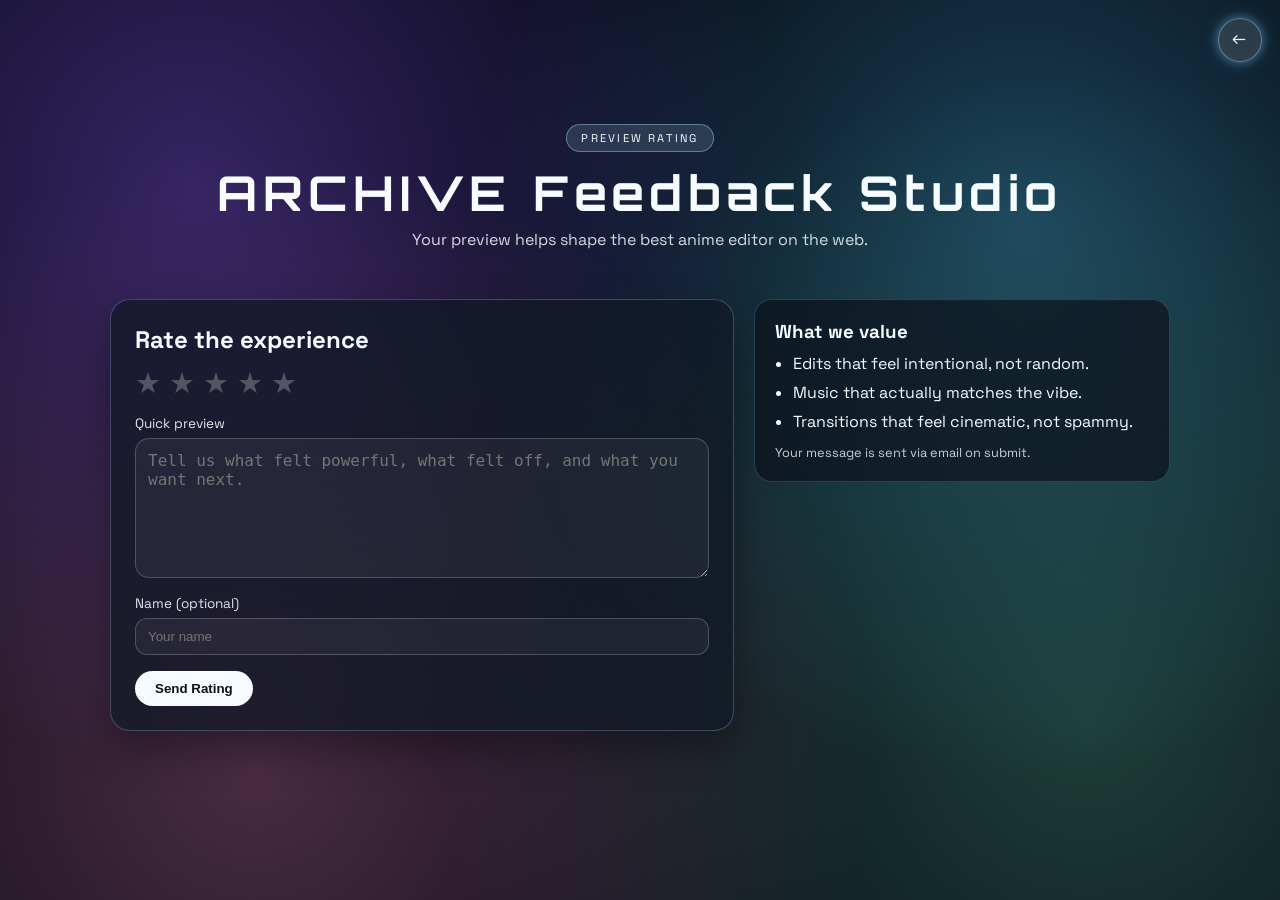
<file: ARCHIVE 2/rating.html>
<!DOCTYPE html>
<html lang="en">
<head>
    <meta charset="UTF-8">
    <meta name="viewport" content="width=device-width, initial-scale=1.0">
    <title>ARCHIVE Preview Rating</title>
    <link rel="stylesheet" href="style.css">
    <link rel="stylesheet" href="rating.css">
    <link href="https://fonts.googleapis.com/css2?family=Space+Grotesk:wght@400;600;700&display=swap" rel="stylesheet">
    <link href="https://fonts.googleapis.com/css2?family=Orbitron:wght@700;900&display=swap" rel="stylesheet">
    <link rel="icon" href="data:,">
</head>
<body class="rating-body plasma-fallback">
    <a class="tip-button" href="index.html" aria-label="Back to ARCHIVE">
        <span class="tip-icon" aria-hidden="true">←</span>
    </a>
    <div class="rating-wrap">
        <header class="rating-header">
            <p class="rating-badge">Preview Rating</p>
            <h1 class="rating-title">ARCHIVE Feedback Studio</h1>
            <p class="rating-subtitle">Your preview helps shape the best anime editor on the web.</p>
        </header>

        <main class="rating-panel">
            <section class="rating-card">
                <h2>Rate the experience</h2>
                <div class="rating-stars" role="radiogroup" aria-label="Select rating">
                    <input type="radio" name="rating" id="star5" value="5">
                    <label for="star5" title="5 stars">&#9733;</label>
                    <input type="radio" name="rating" id="star4" value="4">
                    <label for="star4" title="4 stars">&#9733;</label>
                    <input type="radio" name="rating" id="star3" value="3">
                    <label for="star3" title="3 stars">&#9733;</label>
                    <input type="radio" name="rating" id="star2" value="2">
                    <label for="star2" title="2 stars">&#9733;</label>
                    <input type="radio" name="rating" id="star1" value="1">
                    <label for="star1" title="1 star">&#9733;</label>
                </div>

                <label class="rating-label" for="previewText">Quick preview</label>
                <textarea id="previewText" placeholder="Tell us what felt powerful, what felt off, and what you want next."></textarea>

                <label class="rating-label" for="userName">Name (optional)</label>
                <input id="userName" type="text" placeholder="Your name">

                <form id="ratingForm" class="rating-actions" action="https://formspree.io/f/xdawbeok" method="POST">
                    <input type="hidden" name="rating" id="ratingValue">
                    <input type="hidden" name="preview" id="previewValue">
                    <input type="hidden" name="name" id="nameValue">
                    <button id="sendRating" type="submit">Send Rating</button>
                </form>
            </section>

            <aside class="rating-side">
                <h3>What we value</h3>
                <ul>
                    <li>Edits that feel intentional, not random.</li>
                    <li>Music that actually matches the vibe.</li>
                    <li>Transitions that feel cinematic, not spammy.</li>
                </ul>
                <p class="rating-note">Your message is sent via email on submit.</p>
            </aside>
        </main>
    </div>

    <script>
        const form = document.getElementById("ratingForm");
        const sendBtn = document.getElementById("sendRating");
        form.addEventListener("submit", (event) => {
            const rating = document.querySelector('input[name="rating"]:checked');
            const preview = document.getElementById("previewText").value.trim();
            const name = document.getElementById("userName").value.trim();

            if (!rating) {
                alert("Please pick a star rating.");
                event.preventDefault();
                return;
            }

            document.getElementById("ratingValue").value = rating.value;
            document.getElementById("previewValue").value = preview || "No written feedback.";
            document.getElementById("nameValue").value = name || "Anonymous";
        });
    </script>
</body>
</html>
</file>
<file: ARCHIVE 2/style.css>
* {
            margin: 0;
            padding: 0;
            box-sizing: border-box;
        }

        :root {
            --card-bg: green;
            --card-fg: white;
        }

        html[data-theme="dark"] body {
            background-color: #000;
            color: #fff;
        }

body {
            background: #000;
            font-family: 'Space Grotesk', sans-serif;
            color: white;
            min-height: 100vh;
            overflow-x: hidden;
            overflow-y: auto;
            display: flex;
            flex-direction: column;
            align-items: center;
}

.tip-button {
    position: fixed;
    top: 18px;
    right: 18px;
    z-index: 1000;
    width: 44px;
    height: 44px;
    display: inline-flex;
    align-items: center;
    justify-content: center;
    background: transparent;
    border: 1.5px solid rgba(170, 225, 255, 0.6);
    color: #e8f7ff;
    padding: 0;
    border-radius: 10px;
    text-decoration: none;
    font-size: 1rem;
    backdrop-filter: blur(6px);
    box-shadow:
        0 0 10px rgba(120, 200, 255, 0.45),
        0 0 20px rgba(120, 200, 255, 0.22);
    transition: transform 0.2s ease, box-shadow 0.2s ease, border-color 0.2s ease;
}

.tip-button:hover {
    transform: translateY(-1px) scale(1.02);
    border-color: rgba(200, 240, 255, 0.9);
    box-shadow:
        0 0 14px rgba(140, 220, 255, 0.6),
        0 0 26px rgba(140, 220, 255, 0.35);
}

.tip-icon {
    width: 20px;
    height: 20px;
    display: block;
    fill: currentColor;
}

.auth-overlay {
    position: fixed;
    inset: 0;
    background: rgba(0, 0, 0, 0.65);
    display: flex;
    align-items: center;
    justify-content: center;
    z-index: 10000;
    backdrop-filter: blur(6px);
}

.auth-card {
    width: min(92vw, 420px);
    border-radius: 20px;
    padding: 22px;
    background: rgba(12, 18, 28, 0.82);
    border: 1px solid rgba(180, 230, 255, 0.22);
    box-shadow: 0 20px 42px rgba(0, 0, 0, 0.45);
}

.auth-header {
    text-align: center;
    margin-bottom: 12px;
}

.auth-title {
    font-family: "Orbitron", sans-serif;
    letter-spacing: 0.14em;
    margin-bottom: 6px;
    font-size: 1.4rem;
}

.auth-subtitle {
    opacity: 0.8;
    font-size: 0.9rem;
}

.auth-tabs {
    display: flex;
    gap: 10px;
    margin: 12px 0;
}

.auth-tab {
    flex: 1;
    padding: 8px 10px;
    border-radius: 999px;
    border: 1px solid rgba(180, 230, 255, 0.2);
    background: transparent;
    color: #e8f7ff;
    cursor: pointer;
    font-weight: 600;
}

.auth-tab.active {
    background: rgba(160, 220, 255, 0.18);
    border-color: rgba(180, 235, 255, 0.45);
}

.auth-fields {
    display: grid;
    gap: 10px;
    margin-bottom: 12px;
}

.auth-fields input {
    width: 100%;
    border-radius: 12px;
    border: 1px solid rgba(255,255,255,0.2);
    background: rgba(255,255,255,0.05);
    color: #fff;
    padding: 10px 12px;
    outline: none;
}

.auth-error {
    color: #ffb3b3;
    font-size: 0.85rem;
    margin-bottom: 10px;
}

.auth-primary {
    width: 100%;
    padding: 10px 12px;
    border-radius: 999px;
    border: none;
    background: #f5fbff;
    color: #111;
    font-weight: 700;
    cursor: pointer;
    margin-bottom: 10px;
}

.auth-google {
    width: 100%;
    padding: 10px 12px;
    border-radius: 999px;
    border: 1px solid rgba(180, 230, 255, 0.3);
    background: transparent;
    color: #e8f7ff;
    font-weight: 600;
    cursor: pointer;
}

        .card {
            --card-bg: green;
            --card-fg: white;
            background-color: var(--card-bg);
            color: var(--card-fg);
            display: block;
            font-size: xx-large;
            padding: 2rem;
            max-width: min-content;
        }

        .card[data-theme="red"] {
            --card-bg: red;
            --card-fg: blue;
        }

        .card[data-theme="blue"] {
            --card-bg: #14305e;
            --card-fg: red;
        }

        .card[data-theme="black"] {
            --card-bg: #000000;
            --card-fg: #ffffff;
        }

        .card[data-theme="whatever"] {
            --card-bg: #7a3d00;
            --card-fg: #14305e;
        }

        .card[data-status="not-ok"] {
            display: none;
        }

        .card[data-status="ok"] {
            display: block;
        }

        /* STAR FIELD */
        .stars-container {
            position: fixed;
            inset: 0;
            pointer-events: none;
            width: 100%;
            height: 100%;
            z-index: -1;
            overflow: hidden;
            contain: strict;
            will-change: transform, opacity;
        }

        .star {
            position: absolute;
            border-radius: 50%;
            opacity: var(--star-alpha, 0.8);
            background: radial-gradient(circle at 35% 35%, rgba(255,255,255,0.9), rgba(255,255,255,0.3) 42%, rgba(255,255,255,0) 70%);
            box-shadow:
                0 0 6px rgba(255,255,255,0.6),
                0 0 12px rgba(170,210,255,0.45);
            filter: drop-shadow(0 0 var(--star-blur, 8px) hsla(210, 90%, 80%, 0.6));
            animation:
                float var(--drift, 12s) linear infinite alternate,
                pulse var(--twinkle, 3s) ease-in-out infinite;
            mix-blend-mode: screen;
            will-change: transform, opacity;
            transform: translateZ(0);
        }

        @keyframes float {
            0% { transform: translate3d(0px, 0px, 0); }
            100% { transform: translate3d(16px, -18px, 0); }
        }

        @keyframes pulse {
            0% { opacity: calc(var(--star-alpha, 0.8) * 0.8); }
            50% { opacity: calc(var(--star-alpha, 0.8) * 1.1); }
            100% { opacity: calc(var(--star-alpha, 0.8) * 0.8); }
        }

        /* HEADER & LOGO TEXT – right at the top */
        header {
            margin: 0;
            padding: 15px 0 25px 0;      /* small breathing room from top + space before editor */
            width: 100%;
            text-align: center;
            flex-shrink: 0;
        }

        .logo {
            font-size: 5.8rem;           /* big size – change to 5rem / 6.5rem / 7rem etc. if needed */
            letter-spacing: 20px;        /* wide spacing between letters */
            font-weight: 700;
            text-transform: uppercase;
            
            margin: 0;
            line-height: 1;
            font-family: 'Orbitron', sans-serif; font-weight: 900; letter-spacing: 0.15em; 
            -webkit-text-stroke: 0.45px transparent;  /* or 0.3px – very thin, hides pixelation */
        }

        /* MAIN CONTENT */
        main {
            display: flex;
            align-items: flex-start;
            justify-content: center;
            width: 100%;
            padding: 0 20px 40px 20px;
        }

        .guide-bubbles {
            width: min(1000px, 92vw);
            display: grid;
            grid-template-columns: repeat(2, minmax(240px, 1fr));
            gap: 16px;
            margin: 4px auto 22px auto;
            padding: 0 6px;
        }

        .guide-bubble {
            position: relative;
            border-radius: 28px;
            padding: 16px 18px;
            background:
                radial-gradient(125% 130% at 10% -15%, rgba(140, 220, 255, 0.12), rgba(140, 220, 255, 0) 42%),
                linear-gradient(145deg, rgba(255,255,255,0.07), rgba(255,255,255,0.02) 35%, rgba(255,255,255,0.008) 100%),
                rgba(18, 26, 38, 0.18);
            border: 1px solid rgba(210, 235, 255, 0.22);
            backdrop-filter: blur(10px) saturate(130%) contrast(102%);
            -webkit-backdrop-filter: blur(10px) saturate(130%) contrast(102%);
            box-shadow:
                inset 0 1px 0 rgba(255,255,255,0.24),
                inset 0 -12px 24px rgba(140, 220, 255, 0.05),
                0 12px 28px rgba(0, 0, 0, 0.28);
            overflow: hidden;
            transition: transform 0.45s cubic-bezier(0.2, 0.85, 0.2, 1), border-color 0.35s ease, box-shadow 0.35s ease, background 0.35s ease;
        }

        .guide-bubble::before {
            content: "";
            position: absolute;
            inset: -40% -30%;
            background:
                radial-gradient(circle at 24% 22%, rgba(180, 235, 255, 0.26), rgba(180, 235, 255, 0.0) 34%),
                radial-gradient(circle at 80% 68%, rgba(100, 205, 255, 0.16), rgba(100, 205, 255, 0.0) 44%),
                conic-gradient(from 180deg at 50% 50%, rgba(255,255,255,0.0), rgba(180, 230, 255, 0.14), rgba(255,255,255,0.0));
            opacity: 0.48;
            transform: translate3d(0, 0, 0) rotate(0deg) scale(1);
            mix-blend-mode: soft-light;
            transition: transform 0.85s cubic-bezier(0.2, 0.7, 0.2, 1), opacity 0.45s ease;
            pointer-events: none;
        }

        .guide-bubble::after {
            content: "";
            position: absolute;
            inset: -35% -25%;
            background: linear-gradient(112deg, rgba(255,255,255,0.0) 34%, rgba(190, 235, 255, 0.26) 50%, rgba(255,255,255,0.0) 66%);
            opacity: 0.22;
            filter: blur(6px);
            transform: translateX(-28%) rotate(7deg);
            pointer-events: none;
            transition: transform 0.75s cubic-bezier(0.25, 0.7, 0.2, 1), opacity 0.35s ease;
        }

        .guide-bubble:hover {
            transform: translateY(-4px) scale(1.015);
            border-color: rgba(200, 235, 255, 0.34);
            background:
                radial-gradient(125% 135% at 8% -12%, rgba(150, 220, 255, 0.18), rgba(150, 220, 255, 0) 46%),
                linear-gradient(140deg, rgba(255,255,255,0.08) 0%, rgba(255,255,255,0.025) 34%, rgba(255,255,255,0.01) 100%),
                rgba(18, 26, 38, 0.2);
            box-shadow:
                inset 0 1px 0 rgba(255,255,255,0.28),
                inset 0 -12px 24px rgba(130, 220, 255, 0.08),
                0 24px 50px rgba(0, 0, 0, 0.38);
        }

        .guide-bubble:hover::before {
            opacity: 0.9;
            transform: translate3d(7%, 4%, 0) rotate(8deg) scale(1.04);
        }

        .guide-bubble:hover::after {
            opacity: 0.55;
            transform: translateX(26%) rotate(8deg);
        }

        .guide-bubble h2 {
            font-size: 1rem;
            margin-bottom: 8px;
            letter-spacing: 0.02em;
        }

        .guide-bubble p {
            font-size: 0.9rem;
            line-height: 1.35;
            opacity: 0.95;
        }

        .guide-example {
            margin-top: 6px;
            opacity: 0.8;
            font-size: 0.82rem;
        }

        .editor-box {
            width: 520px;
            padding: 40px;
            border-radius: 24px;
            background: rgba(255,255,255,0.04);
            backdrop-filter: blur(8px);
            border: 1px solid rgba(255,255,255,0.1);
            display: flex;
            flex-direction: column;
            gap: 25px;
        }

        .site-footer {
            width: min(980px, 92vw);
            margin: 22px auto 18px auto;
            padding: 14px 18px 16px 18px;
            border-radius: 20px;
            background:
                linear-gradient(140deg, rgba(255,255,255,0.09), rgba(255,255,255,0.02) 42%, rgba(255,255,255,0.01) 100%),
                rgba(17, 24, 38, 0.2);
            border: 1px solid rgba(214, 236, 255, 0.22);
            backdrop-filter: blur(10px) saturate(130%);
            -webkit-backdrop-filter: blur(10px) saturate(130%);
            box-shadow:
                inset 0 1px 0 rgba(255,255,255,0.22),
                0 14px 34px rgba(0, 0, 0, 0.34);
            text-align: center;
        }

        .footer-badge {
            display: inline-block;
            font-size: 0.72rem;
            letter-spacing: 0.1em;
            text-transform: uppercase;
            padding: 5px 11px;
            border-radius: 999px;
            background: rgba(170, 228, 255, 0.12);
            border: 1px solid rgba(180, 232, 255, 0.36);
            margin-bottom: 8px;
            opacity: 0.95;
        }

        .footer-title {
            font-family: 'Orbitron', sans-serif;
            font-size: 1.1rem;
            letter-spacing: 0.08em;
            margin-bottom: 5px;
        }

        .footer-credit {
            font-size: 0.92rem;
            opacity: 0.92;
            margin-bottom: 6px;
        }

        .footer-credit span {
            font-weight: 700;
            color: #c6ebff;
            letter-spacing: 0.04em;
        }

        .footer-meta {
            font-size: 0.8rem;
            line-height: 1.35;
            opacity: 0.82;
        }

        textarea {
            height: 140px;
            border-radius: 16px;
            border: 1px solid rgba(255,255,255,0.15);
            background: rgba(255,255,255,0.05);
            color: white;
            padding: 18px;
            resize: none;
            outline: none;
            font-size: 1rem;
        }

        .upload-section {
            margin-top: 40px;
            display: flex;
            justify-content: center;
            width: 100%;
        }

        #uploadBtn {
            background: white;
            color: black;
            padding: 14px 40px;
            font-size: 16px;
            font-weight: 600;
            border-radius: 40px;
            border: none;
            cursor: pointer;
            transition: all 0.3s ease;
        }

        #uploadBtn:hover {
            transform: scale(1.05);
            box-shadow: 0 0 20px rgba(255, 255, 255, 0.6);
        }

        .video-preview {
            margin-top: 40px;
            display: flex;
            flex-direction: column;
            justify-content: center;
            align-items: center;
            gap: 14px;
        }

        .video-preview video {
            width: 600px;
            max-width: 90%;
            border-radius: 20px;
            box-shadow: 0 0 30px rgba(255, 255, 255, 0.2);
        }

        .download-btn {
            background: white;
            color: black;
            padding: 12px 30px;
            font-size: 15px;
            font-weight: 600;
            border-radius: 40px;
            border: none;
            cursor: pointer;
            transition: all 0.3s ease;
        }

        .download-btn:hover {
            transform: scale(1.04);
            box-shadow: 0 0 18px rgba(255, 255, 255, 0.55);
        }

        .download-btn:disabled {
            opacity: 0.7;
            cursor: wait;
            transform: none;
            box-shadow: none;
        }

        .p{
            color:"white";
            align:"centre";
        }

        .archive-loading-overlay {
            position: fixed;
            inset: 0;
            background: rgba(0, 0, 0, 0.62);
            backdrop-filter: blur(4px);
            display: flex;
            align-items: center;
            justify-content: center;
            z-index: 9999;
        }

        .archive-loading-overlay.hidden {
            display: none;
        }

        .archive-loading-box {
            width: min(92vw, 360px);
            border-radius: 18px;
            border: 1px solid rgba(255, 255, 255, 0.18);
            background: rgba(22, 22, 22, 0.86);
            padding: 22px 20px;
            text-align: center;
            box-shadow: 0 12px 30px rgba(0, 0, 0, 0.4);
        }

        .archive-loading-spinner {
            width: 44px;
            height: 44px;
            margin: 0 auto 14px auto;
            border: 4px solid rgba(255, 255, 255, 0.26);
            border-top-color: #ffffff;
            border-radius: 50%;
            animation: archiveSpin 0.85s linear infinite;
        }

        .archive-loading-title {
            font-size: 1rem;
            font-weight: 700;
            margin-bottom: 6px;
        }

        .archive-loading-time {
            font-size: 0.9rem;
            opacity: 0.9;
        }

        .archive-cancel-btn {
            margin-top: 14px;
            background: rgba(255, 255, 255, 0.9);
            color: #111;
            border: none;
            border-radius: 999px;
            padding: 9px 18px;
            font-size: 0.85rem;
            font-weight: 700;
            cursor: pointer;
            transition: transform 0.2s ease, opacity 0.2s ease;
        }

        .archive-cancel-btn:hover {
            transform: translateY(-1px);
        }

        .archive-cancel-btn:disabled {
            opacity: 0.55;
            cursor: not-allowed;
            transform: none;
        }

        @keyframes archiveSpin {
            to { transform: rotate(360deg); }
        }

        /* Premium Logo + Liquid Footer Enhancements */
        .brand-header {
            position: relative;
        }

        .logo-shell {
            position: relative;
            width: fit-content;
            margin: 0 auto;
            padding: 14px 20px 10px 20px;
            border-radius: 22px;
            background:
                radial-gradient(120% 150% at 5% -30%, rgba(142, 227, 255, 0.18), rgba(142, 227, 255, 0) 50%),
                linear-gradient(150deg, rgba(255,255,255,0.1), rgba(255,255,255,0.02) 44%, rgba(255,255,255,0.01) 100%),
                rgba(20, 30, 46, 0.16);
            border: 1px solid rgba(194, 232, 255, 0.24);
            backdrop-filter: blur(10px) saturate(130%);
            -webkit-backdrop-filter: blur(10px) saturate(130%);
            box-shadow:
                inset 0 1px 0 rgba(255,255,255,0.28),
                0 18px 44px rgba(0, 0, 0, 0.35);
            overflow: hidden;
        }

        .logo-shell::before {
            content: "";
            position: absolute;
            inset: -45% -30%;
            background:
                radial-gradient(circle at 28% 26%, rgba(201, 241, 255, 0.4), rgba(201, 241, 255, 0.0) 35%),
                conic-gradient(from 180deg at 50% 50%, rgba(255,255,255,0.0), rgba(170, 232, 255, 0.18), rgba(255,255,255,0.0));
            opacity: 0.72;
            transform: rotate(0deg) scale(1);
            animation: none;
            pointer-events: none;
        }

        .logo {
            position: relative;
            font-size: clamp(3.2rem, 8.1vw, 6.1rem);
            letter-spacing: 0.22em;
            text-transform: uppercase;
            margin: 0;
            line-height: 1;
            font-family: 'Orbitron', sans-serif;
            font-weight: 900;
            color: rgba(220, 245, 255, 0.06);
            -webkit-text-stroke: 1px rgba(213, 240, 255, 0.92);
            text-shadow:
                0 0 16px rgba(174, 230, 255, 0.28),
                0 0 38px rgba(174, 230, 255, 0.2);
        }

        .logo::before {
            content: attr(data-text);
            position: absolute;
            inset: 0;
            background: linear-gradient(92deg, #d9f5ff 8%, #8fd8ff 46%, #ffffff 84%);
            background-size: 200% 100%;
            -webkit-background-clip: text;
            background-clip: text;
            -webkit-text-fill-color: transparent;
            animation: none;
            filter: drop-shadow(0 0 10px rgba(157, 225, 255, 0.35));
            pointer-events: none;
        }

        .logo-subtitle {
            margin-top: 7px;
            letter-spacing: 0.24em;
            text-transform: uppercase;
            font-size: 0.72rem;
            opacity: 0.86;
            text-align: center;
        }

        .tagline {
            margin-top: 2px;
            margin-bottom: 10px;
            font-size: 0.9rem;
            letter-spacing: 0.08em;
            opacity: 0.85;
            text-transform: uppercase;
            text-align: center;
        }

        .site-footer {
            background:
                radial-gradient(130% 120% at 8% -20%, rgba(140, 223, 255, 0.24), rgba(140, 223, 255, 0) 46%),
                linear-gradient(142deg, rgba(255,255,255,0.12), rgba(255,255,255,0.03) 40%, rgba(255,255,255,0.012) 100%),
                rgba(17, 24, 38, 0.22);
            border: 1px solid rgba(214, 236, 255, 0.22);
            backdrop-filter: blur(22px) saturate(165%) contrast(104%);
            -webkit-backdrop-filter: blur(22px) saturate(165%) contrast(104%);
            box-shadow:
                inset 0 1px 0 rgba(255,255,255,0.22),
                inset 0 -14px 26px rgba(120, 211, 255, 0.07),
                0 18px 42px rgba(0, 0, 0, 0.36);
            position: relative;
            overflow: hidden;
            transition: transform 0.35s ease, border-color 0.35s ease, box-shadow 0.35s ease;
            content-visibility: auto;
            contain-intrinsic-size: 200px 360px;
        }

        .site-footer::before {
            content: "";
            position: absolute;
            inset: -45% -25%;
            background:
                radial-gradient(circle at 20% 24%, rgba(180, 236, 255, 0.28), rgba(180, 236, 255, 0.0) 36%),
                radial-gradient(circle at 75% 72%, rgba(114, 207, 255, 0.18), rgba(114, 207, 255, 0.0) 42%),
                conic-gradient(from 190deg at 50% 50%, rgba(255,255,255,0.0), rgba(170, 235, 255, 0.12), rgba(255,255,255,0.0));
            opacity: 0.6;
            transform: rotate(0deg) scale(1);
            transition: opacity 0.35s ease, transform 0.65s ease;
            pointer-events: none;
        }

        .site-footer::after {
            content: "";
            position: absolute;
            inset: -32% -26%;
            background: linear-gradient(110deg, rgba(255,255,255,0) 34%, rgba(193, 239, 255, 0.3) 50%, rgba(255,255,255,0) 68%);
            opacity: 0.26;
            filter: blur(7px);
            transform: translateX(-30%) rotate(8deg);
            transition: transform 0.65s ease, opacity 0.35s ease;
            pointer-events: none;
        }

        .site-footer:hover {
            transform: translateY(-3px);
            border-color: rgba(201, 237, 255, 0.36);
            box-shadow:
                inset 0 1px 0 rgba(255,255,255,0.26),
                inset 0 -14px 26px rgba(110, 215, 255, 0.1),
                0 24px 52px rgba(0, 0, 0, 0.42);
        }

        .site-footer:hover::before {
            opacity: 0.9;
            transform: rotate(7deg) scale(1.04);
        }

        .site-footer:hover::after {
            opacity: 0.52;
            transform: translateX(28%) rotate(8deg);
        }

        .footer-pills {
            display: flex;
            justify-content: center;
            flex-wrap: wrap;
            gap: 8px;
            margin: 7px 0 8px 0;
            position: relative;
            z-index: 1;
        }

        .footer-pills span {
            font-size: 0.72rem;
            letter-spacing: 0.04em;
            padding: 6px 10px;
            border-radius: 999px;
            background: rgba(186, 236, 255, 0.11);
            border: 1px solid rgba(190, 236, 255, 0.29);
            backdrop-filter: blur(10px);
            -webkit-backdrop-filter: blur(10px);
        }

        .footer-meta {
            position: relative;
            z-index: 1;
        }

        @keyframes logoShimmer {
            0% { background-position: 0% 50%; }
            100% { background-position: 200% 50%; }
        }

        @keyframes logoGlassFlow {
            0% { transform: translate3d(0, 0, 0) rotate(0deg) scale(1); }
            100% { transform: translate3d(4%, -3%, 0) rotate(8deg) scale(1.03); }
        }

        @media (max-width: 760px) {
            .guide-bubbles {
                grid-template-columns: 1fr;
                gap: 12px;
                margin-bottom: 16px;
            }

            .editor-box {
                width: min(92vw, 520px);
                padding: 26px 18px;
            }

            .site-footer {
                margin-top: 16px;
                padding: 12px 14px 14px 14px;
            }

            .logo-subtitle {
                letter-spacing: 0.15em;
                font-size: 0.66rem;
            }
        }

        @media (max-width: 600px) {
            header {
                padding: 14px 0 22px 0;
            }

            .logo {
                font-size: 3.4rem;
                letter-spacing: 0.16em;
            }

            .tagline {
                font-size: 0.8rem;
                margin-bottom: 12px;
            }

            .guide-bubble {
                padding: 18px 18px;
            }

            .editor-box {
                padding: 28px 20px;
                gap: 24px;
            }

            textarea {
                height: 140px;
                padding: 16px;
                font-size: 0.95rem;
            }

            .upload-section {
                margin-top: 34px;
            }

            #uploadBtn {
                padding: 14px 32px;
                font-size: 15px;
            }

            .video-preview {
                margin-top: 32px;
            }

            .download-btn {
                padding: 12px 28px;
                font-size: 15px;
            }

            .archive-loading-box {
                width: min(92vw, 340px);
                padding: 20px 18px;
            }

            .tip-button {
                width: 40px;
                height: 40px;
                top: 14px;
                right: 14px;
            }
        }
</file>
<file: ARCHIVE 2/rating.css>
.rating-body {
    font-family: "Space Grotesk", sans-serif;
    background: #04070f;
    color: #f5fbff;
    min-height: 100vh;
    display: flex;
    justify-content: center;
    align-items: center;
    padding: 32px 16px 48px 16px;
    position: relative;
    overflow-x: hidden;
    overflow-y: auto;
}

.rating-wrap {
    position: relative;
    z-index: 1;
}

.plasma-container {
    position: absolute;
    inset: 0;
    z-index: 0;
    pointer-events: none;
}

.rating-body.plasma-fallback {
    background:
        radial-gradient(circle at 15% 20%, rgba(140, 90, 255, 0.35), rgba(0,0,0,0) 45%),
        radial-gradient(circle at 80% 25%, rgba(80, 200, 255, 0.3), rgba(0,0,0,0) 45%),
        radial-gradient(circle at 20% 85%, rgba(255, 140, 200, 0.28), rgba(0,0,0,0) 48%),
        radial-gradient(circle at 85% 80%, rgba(120, 255, 200, 0.22), rgba(0,0,0,0) 50%),
        #04070f;
    animation: plasmaFallback 18s ease-in-out infinite alternate;
}

@keyframes plasmaFallback {
    0% { background-position: 0% 0%, 100% 0%, 0% 100%, 100% 100%; }
    100% { background-position: 10% 5%, 90% 15%, 8% 92%, 95% 88%; }
}

.rating-wrap {
    width: min(1100px, 95vw);
}

.rating-header {
    text-align: center;
    margin-bottom: 24px;
    padding-top: 10px;
}

.rating-badge {
    display: inline-block;
    padding: 6px 14px;
    border-radius: 999px;
    font-size: 0.7rem;
    letter-spacing: 0.2em;
    text-transform: uppercase;
    background: rgba(180, 230, 255, 0.14);
    border: 1px solid rgba(180, 230, 255, 0.4);
}

.rating-title {
    font-family: "Orbitron", sans-serif;
    font-size: clamp(2rem, 4vw, 3rem);
    margin: 10px 0 6px 0;
    letter-spacing: 0.12em;
}

.rating-subtitle {
    opacity: 0.85;
}

.rating-panel {
    display: grid;
    grid-template-columns: minmax(320px, 1.2fr) minmax(220px, 0.8fr);
    gap: 20px;
}

.rating-card {
    background: rgba(16, 24, 36, 0.72);
    border: 1px solid rgba(180, 220, 255, 0.25);
    border-radius: 20px;
    padding: 24px;
    box-shadow: 0 18px 38px rgba(0, 0, 0, 0.35);
}

.rating-card h2 {
    margin-bottom: 10px;
}

.rating-label {
    display: block;
    margin: 12px 0 6px 0;
    font-size: 0.85rem;
    opacity: 0.9;
}

.rating-stars {
    display: flex;
    gap: 8px;
    flex-direction: row-reverse;
    justify-content: flex-end;
    margin-bottom: 14px;
}

.rating-stars input {
    display: none;
}

.rating-stars label {
    font-size: 1.8rem;
    cursor: pointer;
    color: rgba(255, 255, 255, 0.25);
    transition: color 0.2s ease, transform 0.2s ease;
}

.rating-stars input:checked ~ label,
.rating-stars label:hover,
.rating-stars label:hover ~ label {
    color: #8fd8ff;
    transform: scale(1.05);
}

textarea#previewText {
    width: 100%;
    min-height: 120px;
    resize: vertical;
    border-radius: 14px;
    border: 1px solid rgba(255,255,255,0.2);
    background: rgba(255,255,255,0.05);
    color: #fff;
    padding: 12px;
    outline: none;
}

input#userName {
    width: 100%;
    border-radius: 12px;
    border: 1px solid rgba(255,255,255,0.2);
    background: rgba(255,255,255,0.05);
    color: #fff;
    padding: 10px 12px;
    outline: none;
}

.rating-actions {
    display: flex;
    align-items: center;
    gap: 14px;
    margin-top: 16px;
}

#sendRating {
    background: #f5fbff;
    color: #111;
    padding: 10px 20px;
    border: none;
    border-radius: 999px;
    font-weight: 700;
    cursor: pointer;
}

 .tip-button {
    position: fixed;
    top: 18px;
    right: 18px;
    z-index: 1000;
    width: 44px;
    height: 44px;
    display: inline-flex;
    align-items: center;
    justify-content: center;
    background: transparent;
    border: 1.5px solid rgba(170, 225, 255, 0.6);
    color: #e8f7ff;
    padding: 0;
    border-radius: 10px;
    text-decoration: none;
    font-size: 1rem;
    backdrop-filter: blur(6px);
    box-shadow:
        0 0 10px rgba(120, 200, 255, 0.45),
        0 0 20px rgba(120, 200, 255, 0.22);
    transition: transform 0.2s ease, box-shadow 0.2s ease, border-color 0.2s ease;
}

.tip-button:hover {
    transform: translateY(-1px) scale(1.02);
    border-color: rgba(200, 240, 255, 0.9);
    box-shadow:
        0 0 14px rgba(140, 220, 255, 0.6),
        0 0 26px rgba(140, 220, 255, 0.35);
}

.tip-icon {
    font-size: 1.1rem;
    line-height: 1;
}

.rating-side {
    border-radius: 18px;
    padding: 20px;
    background: rgba(12, 18, 28, 0.7);
    border: 1px solid rgba(150, 210, 255, 0.2);
}

.rating-side ul {
    padding-left: 18px;
    margin-top: 10px;
}

.rating-side li {
    margin-bottom: 8px;
}

.rating-note {
    margin-top: 12px;
    font-size: 0.8rem;
    opacity: 0.8;
}

.tip-button {
    position: fixed;
    top: 18px;
    right: 18px;
    z-index: 1000;
    background: rgba(255,255,255,0.12);
    border: 1px solid rgba(180,220,255,0.4);
    color: #e8f7ff;
    padding: 8px 14px;
    border-radius: 999px;
    text-decoration: none;
    font-size: 0.8rem;
    letter-spacing: 0.08em;
    text-transform: uppercase;
    backdrop-filter: blur(8px);
}

@media (max-width: 800px) {
    .rating-panel {
        grid-template-columns: 1fr;
    }
}

@media (max-width: 600px) {
    .rating-body {
        padding: 30px 16px 42px 16px;
    }

    .rating-title {
        font-size: 1.8rem;
    }

    .rating-panel {
        gap: 18px;
    }

    .rating-card {
        padding: 22px;
    }

    textarea#previewText {
        min-height: 120px;
        padding: 12px;
    }

    input#userName {
        padding: 10px 12px;
    }

    #sendRating {
        padding: 11px 20px;
    }

    .tip-button {
        width: 40px;
        height: 40px;
        top: 14px;
        right: 14px;
    }
}
</file>
